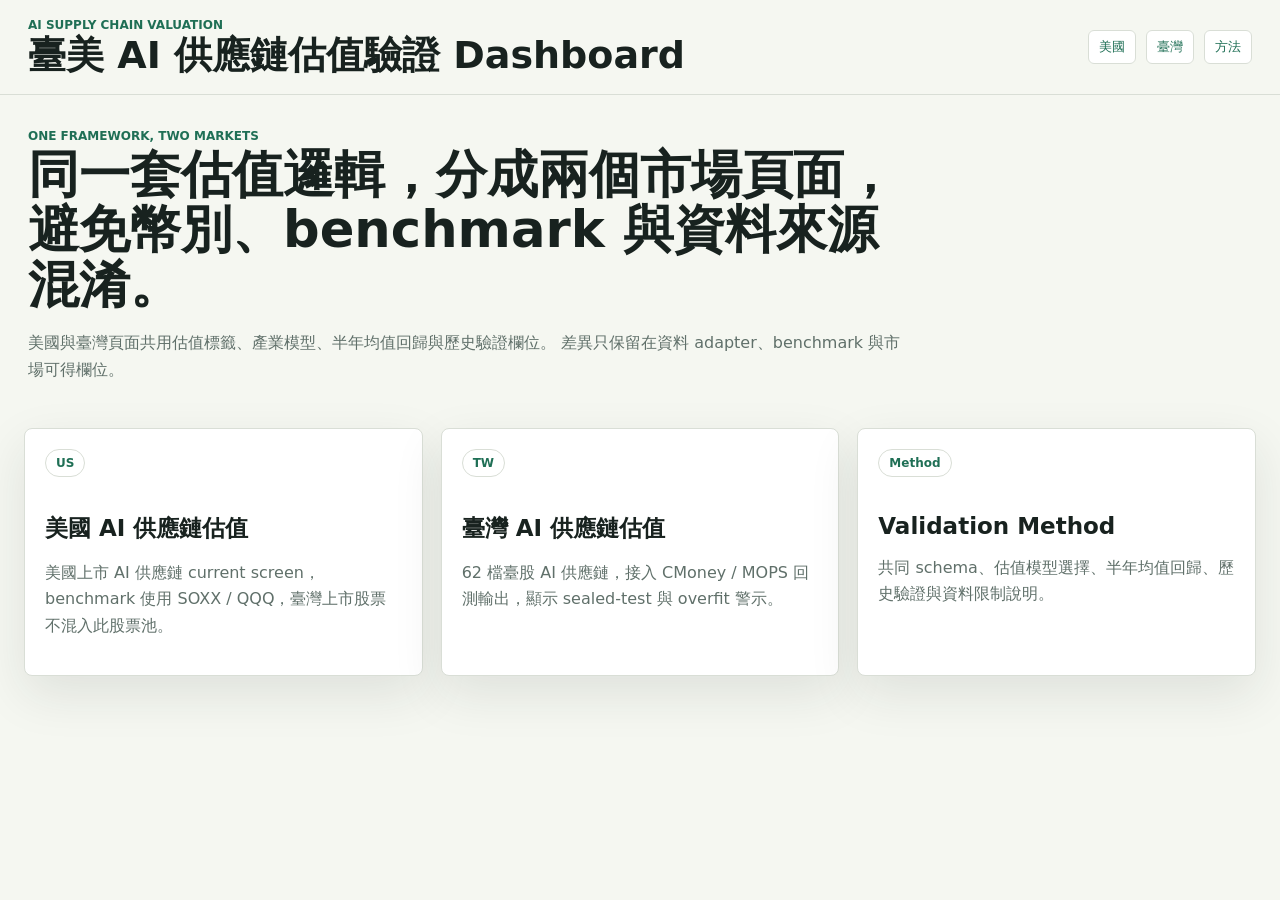
<file: index.html>
<!doctype html>
<html lang="zh-Hant">
  <head>
    <meta charset="utf-8" />
    <meta name="viewport" content="width=device-width, initial-scale=1" />
    <title>臺美 AI 供應鏈估值 Dashboard</title>
    <link rel="stylesheet" href="./styles.css" />
  </head>
  <body>
    <div class="app-shell">
      <header class="topbar">
        <div>
          <p class="eyebrow">AI Supply Chain Valuation</p>
          <h1>臺美 AI 供應鏈估值驗證 Dashboard</h1>
        </div>
        <nav class="source-block" aria-label="primary">
          <a href="./us.html">美國</a>
          <a href="./tw.html">臺灣</a>
          <a href="./method.html">方法</a>
        </nav>
      </header>

      <main class="home">
        <section class="home-intro">
          <p class="eyebrow">One framework, two markets</p>
          <h2>同一套估值邏輯，分成兩個市場頁面，避免幣別、benchmark 與資料來源混淆。</h2>
          <p>
            美國與臺灣頁面共用估值標籤、產業模型、半年均值回歸與歷史驗證欄位。
            差異只保留在資料 adapter、benchmark 與市場可得欄位。
          </p>
        </section>

        <section class="landing-grid">
          <a class="landing-card" href="./us.html">
            <span>US</span>
            <h2>美國 AI 供應鏈估值</h2>
            <p>美國上市 AI 供應鏈 current screen，benchmark 使用 SOXX / QQQ，臺灣上市股票不混入此股票池。</p>
          </a>
          <a class="landing-card" href="./tw.html">
            <span>TW</span>
            <h2>臺灣 AI 供應鏈估值</h2>
            <p>62 檔臺股 AI 供應鏈，接入 CMoney / MOPS 回測輸出，顯示 sealed-test 與 overfit 警示。</p>
          </a>
          <a class="landing-card" href="./method.html">
            <span>Method</span>
            <h2>Validation Method</h2>
            <p>共同 schema、估值模型選擇、半年均值回歸、歷史驗證與資料限制說明。</p>
          </a>
        </section>
      </main>
    </div>
  </body>
</html>
</file>
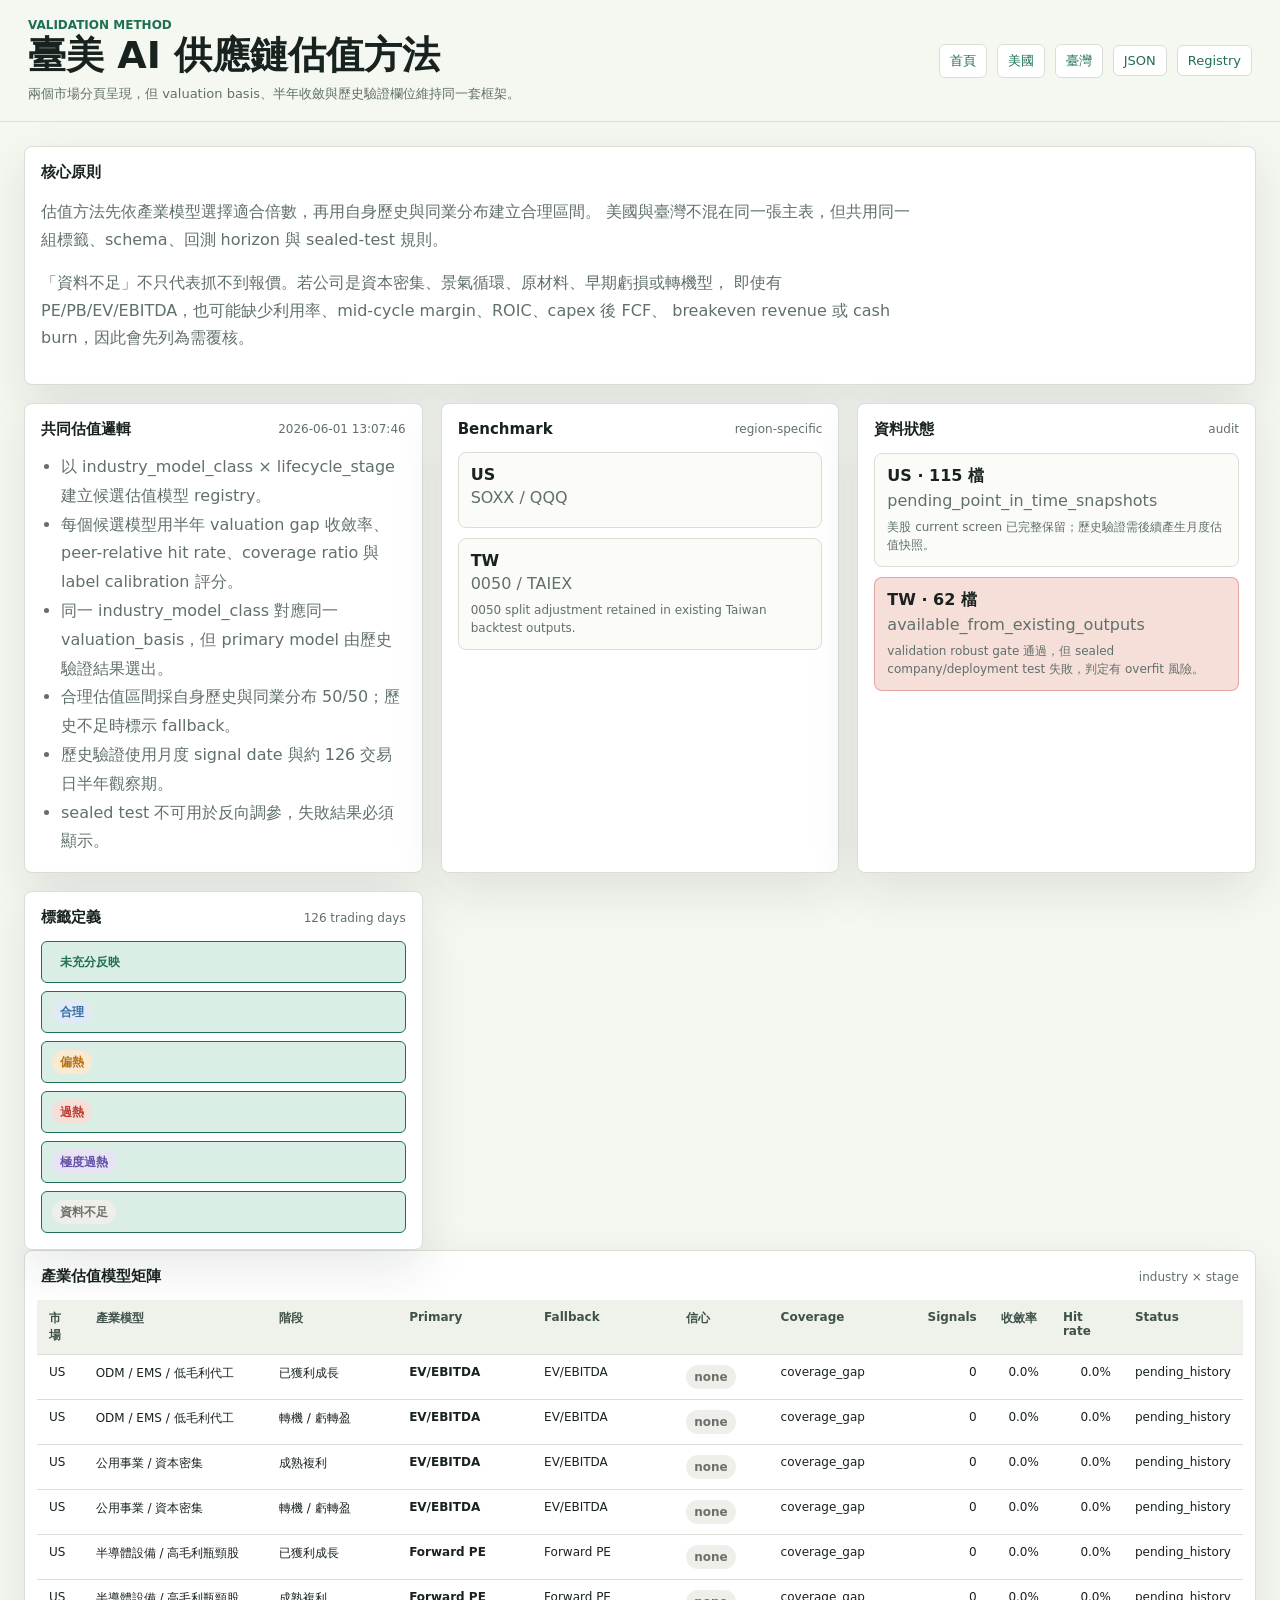
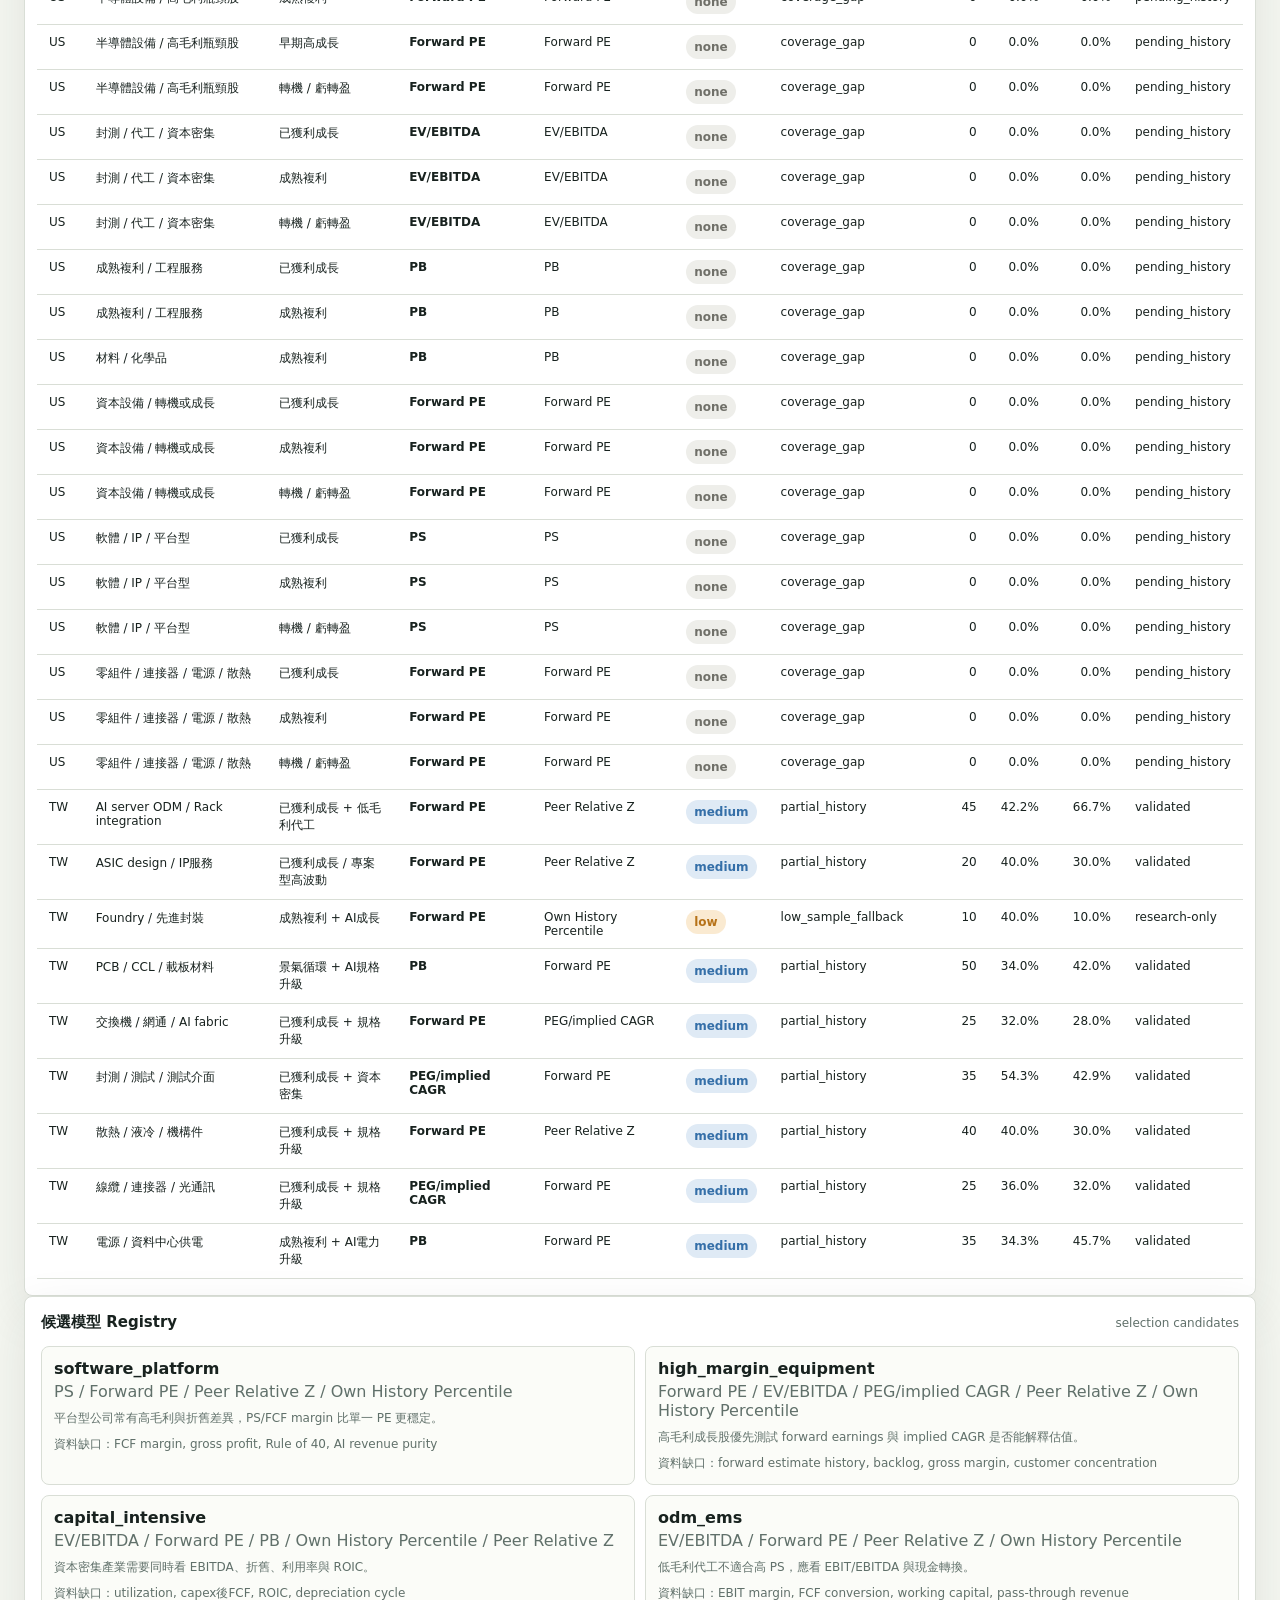
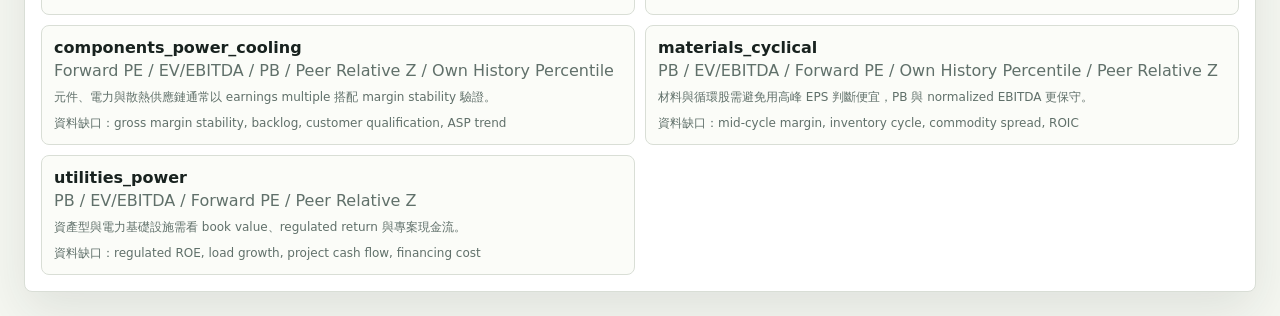
<file: method.html>
<!doctype html>
<html lang="zh-Hant">
  <head>
    <meta charset="utf-8" />
    <meta name="viewport" content="width=device-width, initial-scale=1" />
    <title>AI 供應鏈估值方法</title>
    <link rel="stylesheet" href="./styles.css" />
  </head>
  <body data-page="method">
    <div class="app-shell">
      <header class="topbar">
        <div>
          <p class="eyebrow">Validation Method</p>
          <h1>臺美 AI 供應鏈估值方法</h1>
          <p class="top-note">兩個市場分頁呈現，但 valuation basis、半年收斂與歷史驗證欄位維持同一套框架。</p>
        </div>
        <nav class="source-block" aria-label="primary">
          <a href="./index.html">首頁</a>
          <a href="./us.html">美國</a>
          <a href="./tw.html">臺灣</a>
          <a href="./data/method_audit.json">JSON</a>
          <a href="./data/valuation_model_registry.json">Registry</a>
        </nav>
      </header>

      <main class="method-page">
        <section class="panel method-lead">
          <h2>核心原則</h2>
          <p>
            估值方法先依產業模型選擇適合倍數，再用自身歷史與同業分布建立合理區間。
            美國與臺灣不混在同一張主表，但共用同一組標籤、schema、回測 horizon 與 sealed-test 規則。
          </p>
          <p>
            「資料不足」不只代表抓不到報價。若公司是資本密集、景氣循環、原材料、早期虧損或轉機型，
            即使有 PE/PB/EV/EBITDA，也可能缺少利用率、mid-cycle margin、ROIC、capex 後 FCF、
            breakeven revenue 或 cash burn，因此會先列為需覆核。
          </p>
        </section>
        <div id="methodAudit"></div>
      </main>
    </div>
    <script src="./app.js"></script>
  </body>
</html>
</file>
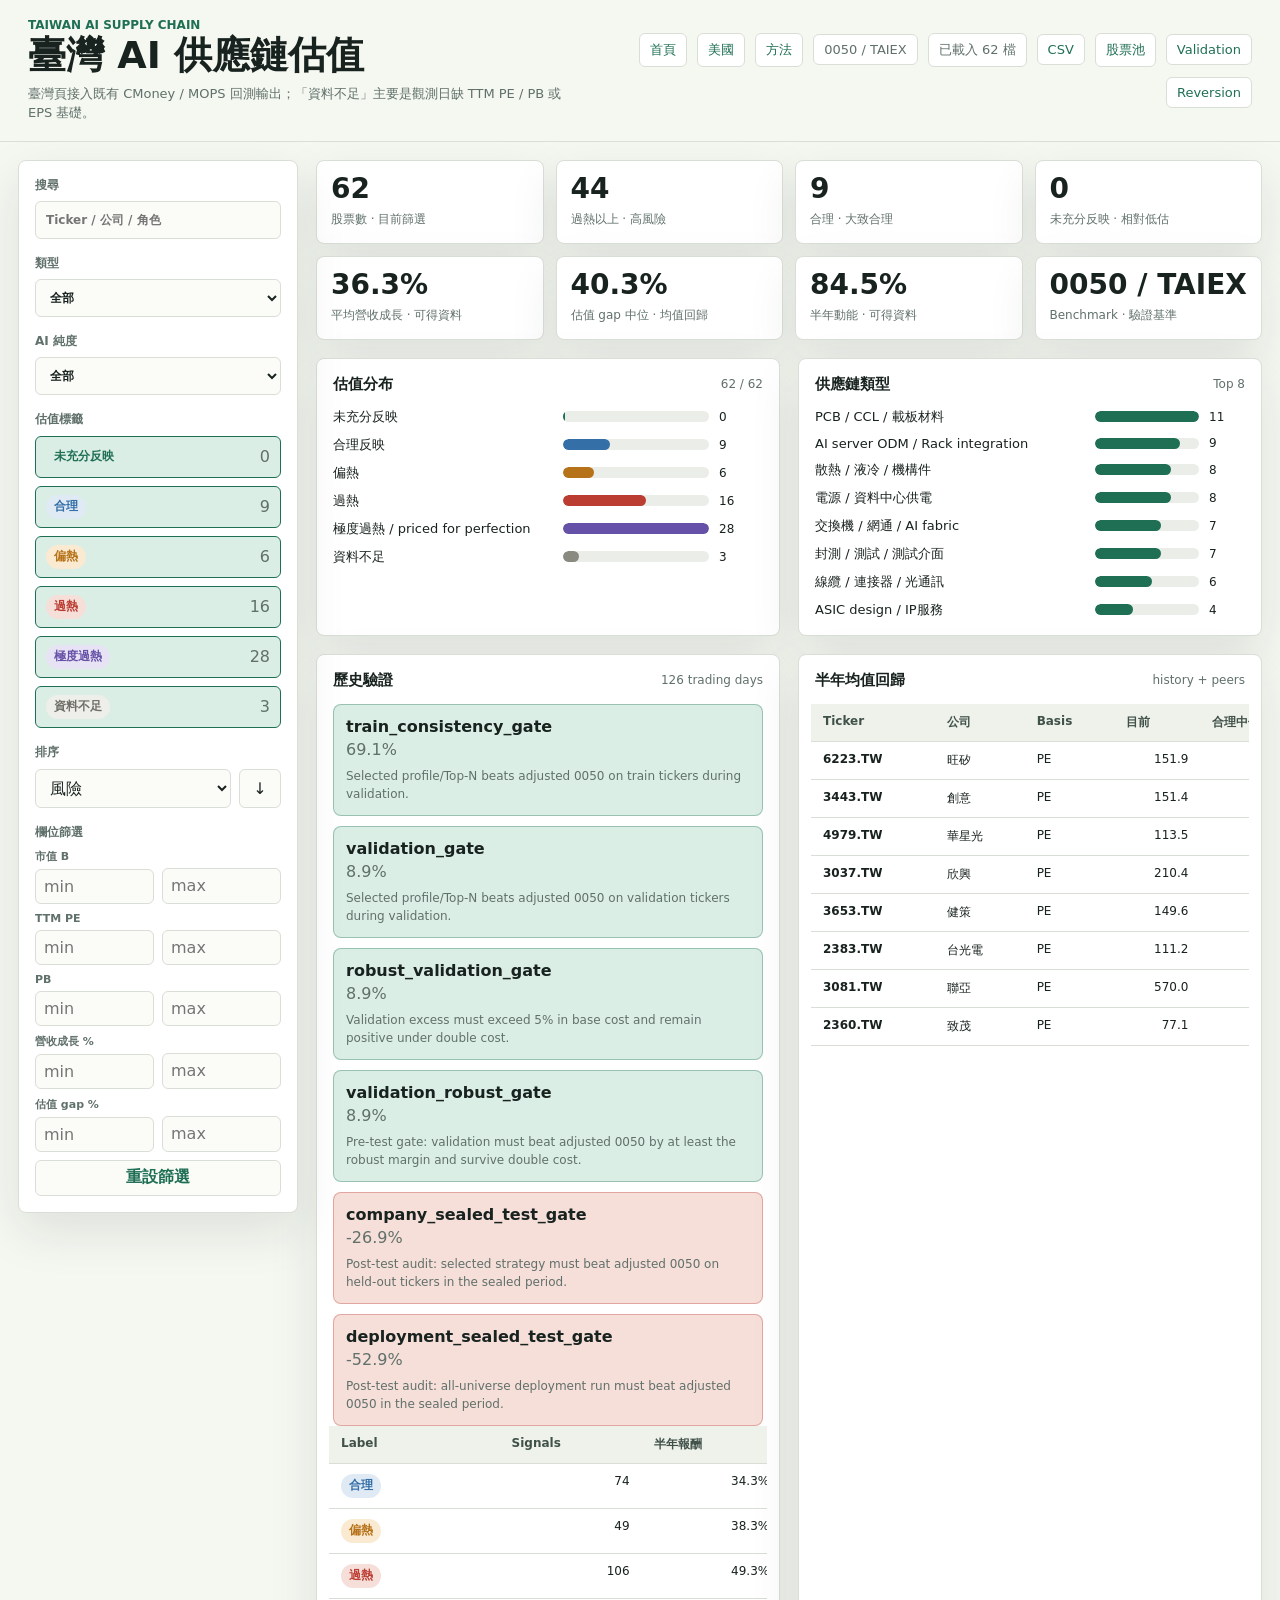
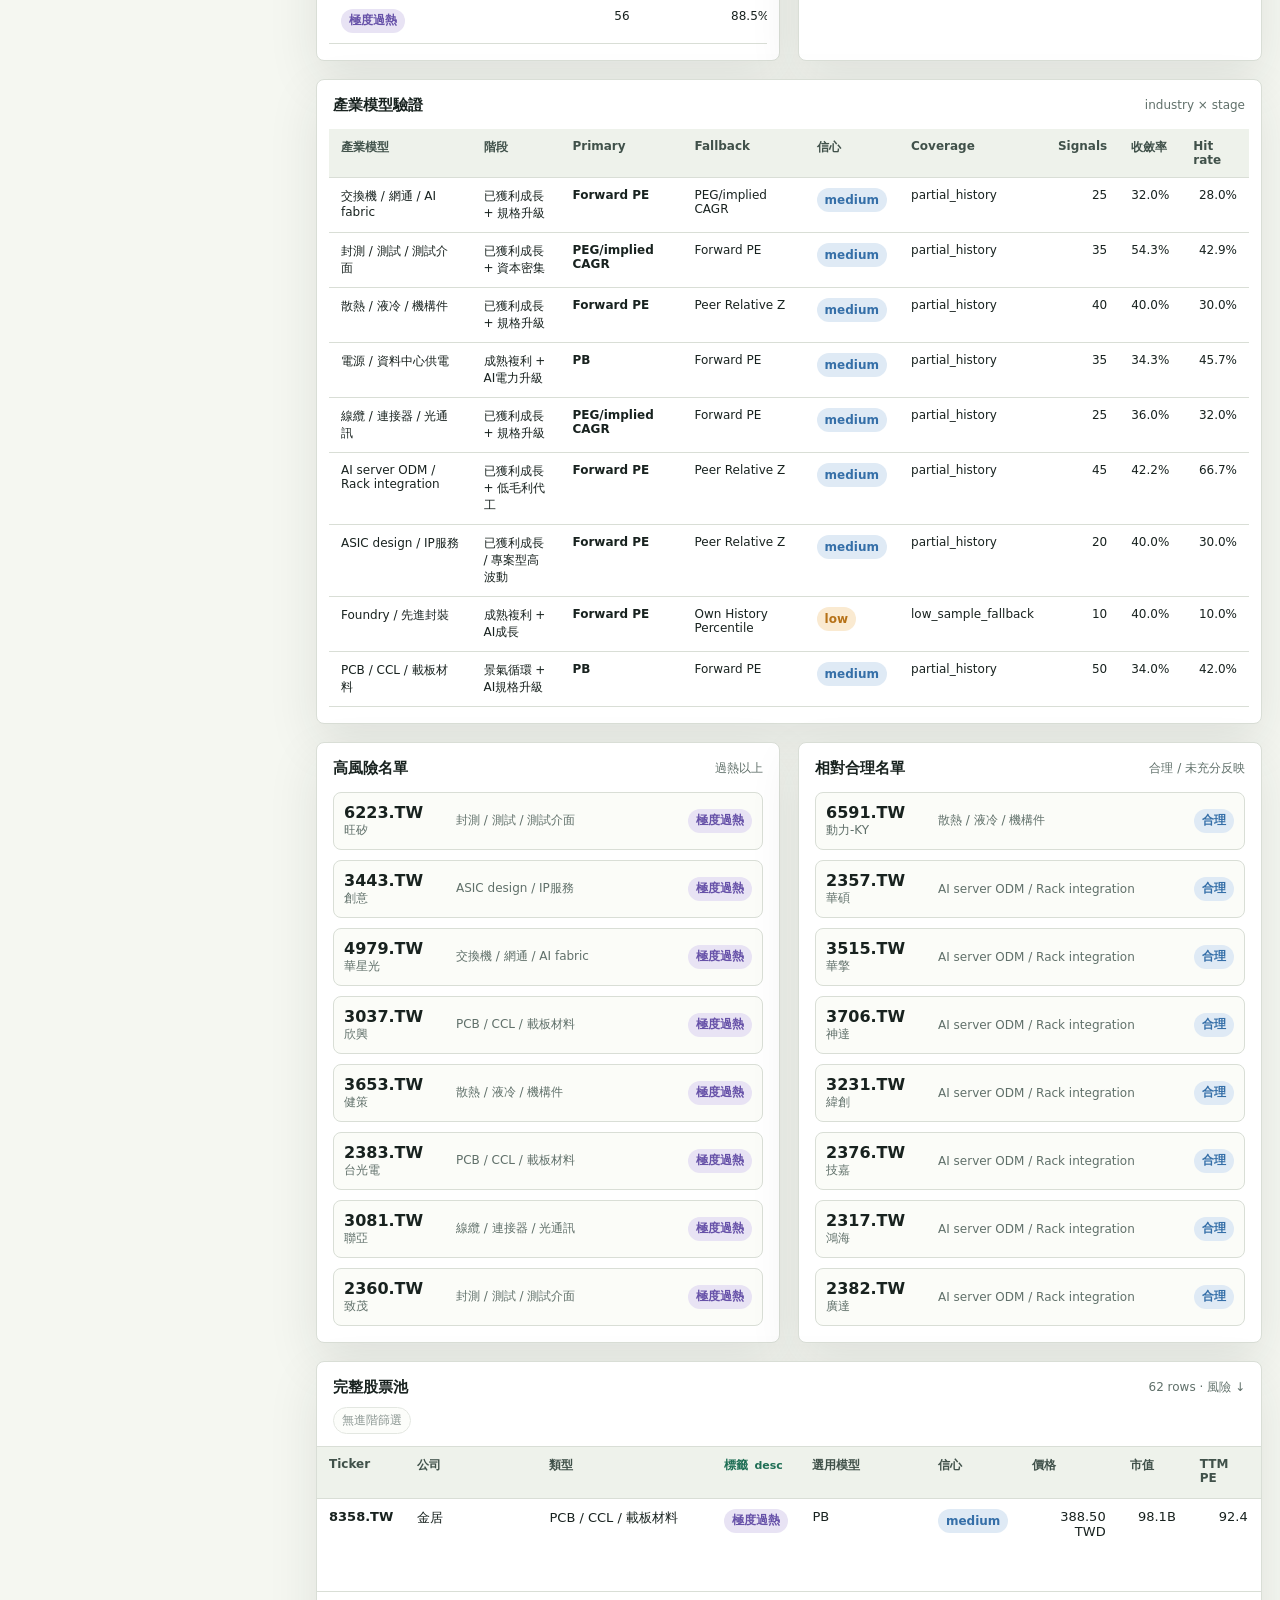
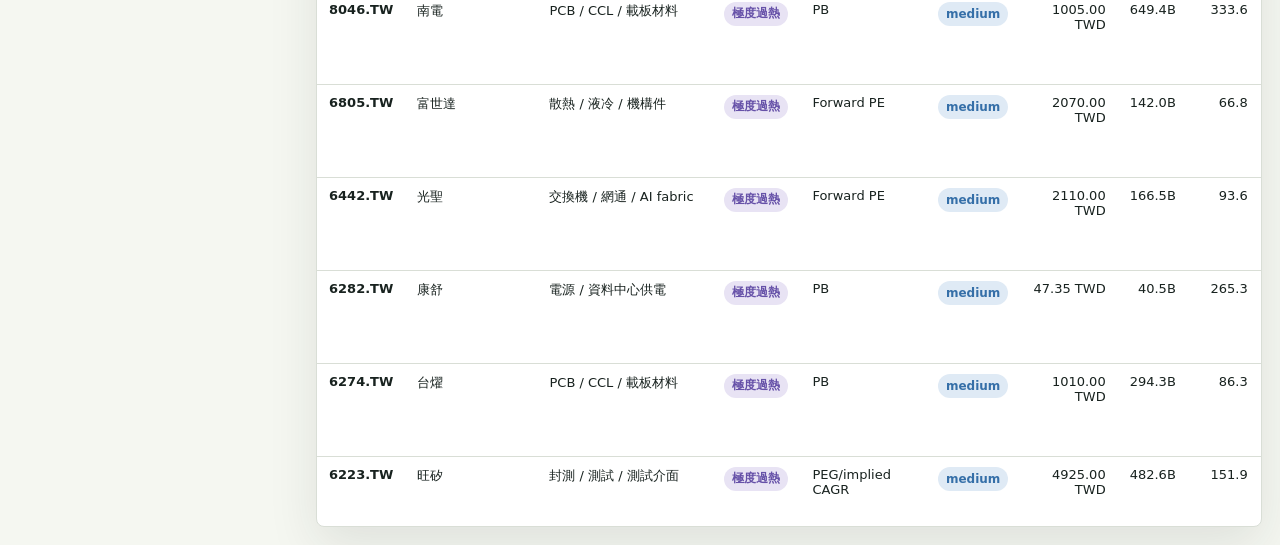
<file: tw.html>
<!doctype html>
<html lang="zh-Hant">
  <head>
    <meta charset="utf-8" />
    <meta name="viewport" content="width=device-width, initial-scale=1" />
    <title>臺灣 AI 供應鏈估值</title>
    <link rel="stylesheet" href="./styles.css" />
  </head>
  <body data-page="TW">
    <div class="app-shell">
      <header class="topbar">
        <div>
          <p class="eyebrow" id="pageEyebrow">Taiwan AI Supply Chain</p>
          <h1 id="pageTitle">臺灣 AI 供應鏈估值</h1>
          <p class="top-note" id="pageNote"></p>
        </div>
        <div class="source-block">
          <a href="./index.html">首頁</a>
          <a href="./us.html">美國</a>
          <a href="./method.html">方法</a>
          <span id="benchmark">0050 / TAIEX</span>
          <span id="dataStatus">載入中</span>
          <a id="csvLink" href="./data/tw_valuation_screen.csv">CSV</a>
          <a id="poolLink" href="./data/tw_stock_pool.md">股票池</a>
          <a id="validationLink" href="./data/tw_historical_validation.csv">Validation</a>
          <a id="reversionLink" href="./data/tw_mean_reversion_results.csv">Reversion</a>
        </div>
      </header>

      <main class="dashboard">
        <aside class="filters" aria-label="filters">
          <label class="field">
            <span>搜尋</span>
            <input id="searchInput" type="search" placeholder="Ticker / 公司 / 角色" autocomplete="off" />
          </label>
          <label class="field">
            <span>類型</span>
            <select id="categoryFilter"></select>
          </label>
          <label class="field">
            <span>AI 純度</span>
            <select id="purityFilter">
              <option value="">全部</option>
              <option value="高">高</option>
              <option value="中高">中高</option>
              <option value="中">中</option>
              <option value="低到中">低到中</option>
            </select>
          </label>
          <section class="filter-group" aria-label="valuation labels">
            <div class="filter-title">估值標籤</div>
            <div id="labelFilters" class="label-filters"></div>
          </section>
          <section class="filter-group">
            <div class="filter-title">排序</div>
            <div class="sort-row">
              <select id="sortSelect">
                <option value="severity">風險</option>
                <option value="ticker">Ticker</option>
                <option value="company">公司</option>
                <option value="marketCap">市值</option>
                <option value="trailingPE">Trailing PE</option>
                <option value="forwardPE">Forward PE</option>
                <option value="pb">PB</option>
                <option value="ps">PS</option>
                <option value="revenueGrowth">營收成長</option>
                <option value="valuation_gap_pct">估值 gap</option>
                <option value="six_month_return">半年報酬</option>
              </select>
              <button id="sortDir" type="button" title="切換排序方向">↓</button>
            </div>
          </section>
          <section class="filter-group">
            <div class="filter-title">欄位篩選</div>
            <div class="range-grid">
              <label class="mini-field"><span>市值 B</span><input data-range="marketCap" data-bound="min" type="number" inputmode="decimal" placeholder="min" /></label>
              <label class="mini-field"><span>&nbsp;</span><input data-range="marketCap" data-bound="max" type="number" inputmode="decimal" placeholder="max" /></label>
              <label class="mini-field"><span>TTM PE</span><input data-range="trailingPE" data-bound="min" type="number" inputmode="decimal" placeholder="min" /></label>
              <label class="mini-field"><span>&nbsp;</span><input data-range="trailingPE" data-bound="max" type="number" inputmode="decimal" placeholder="max" /></label>
              <label class="mini-field"><span>PB</span><input data-range="pb" data-bound="min" type="number" inputmode="decimal" placeholder="min" /></label>
              <label class="mini-field"><span>&nbsp;</span><input data-range="pb" data-bound="max" type="number" inputmode="decimal" placeholder="max" /></label>
              <label class="mini-field"><span>營收成長 %</span><input data-range="revenueGrowth" data-bound="min" type="number" inputmode="decimal" placeholder="min" /></label>
              <label class="mini-field"><span>&nbsp;</span><input data-range="revenueGrowth" data-bound="max" type="number" inputmode="decimal" placeholder="max" /></label>
              <label class="mini-field"><span>估值 gap %</span><input data-range="valuation_gap_pct" data-bound="min" type="number" inputmode="decimal" placeholder="min" /></label>
              <label class="mini-field"><span>&nbsp;</span><input data-range="valuation_gap_pct" data-bound="max" type="number" inputmode="decimal" placeholder="max" /></label>
            </div>
            <div class="filter-actions"><button id="clearFilters" type="button">重設篩選</button></div>
          </section>
        </aside>

        <section class="content">
          <section class="kpi-grid" id="kpiGrid"></section>
          <section class="analysis-grid">
            <div class="panel chart-panel"><div class="panel-head"><h2>估值分布</h2><span id="filteredCount"></span></div><div id="labelChart" class="bar-chart"></div></div>
            <div class="panel chart-panel"><div class="panel-head"><h2>供應鏈類型</h2><span>Top 8</span></div><div id="categoryChart" class="bar-chart compact"></div></div>
          </section>
          <section class="analysis-grid">
            <div class="panel"><div class="panel-head"><h2>歷史驗證</h2><span>126 trading days</span></div><div id="validationSummary"></div></div>
            <div class="panel"><div class="panel-head"><h2>半年均值回歸</h2><span>history + peers</span></div><div id="reversionSummary"></div></div>
          </section>
          <section class="panel">
            <div class="panel-head"><h2>產業模型驗證</h2><span>industry × stage</span></div>
            <div id="modelValidationSummary"></div>
          </section>
          <section class="split-grid">
            <div class="panel"><div class="panel-head"><h2>高風險名單</h2><span>過熱以上</span></div><div id="riskList" class="watch-list"></div></div>
            <div class="panel"><div class="panel-head"><h2>相對合理名單</h2><span>合理 / 未充分反映</span></div><div id="reasonableList" class="watch-list"></div></div>
          </section>
          <section class="panel table-panel">
            <div class="panel-head"><h2>完整股票池</h2><span id="tableMeta"></span></div>
            <div id="activeFilters" class="active-filters"></div>
            <div class="table-wrap">
              <table>
                <thead>
                  <tr>
                    <th><button class="sort-head" type="button" data-sort="ticker">Ticker</button></th>
                    <th><button class="sort-head" type="button" data-sort="company">公司</button></th>
                    <th><button class="sort-head" type="button" data-sort="category">類型</button></th>
                    <th><button class="sort-head" type="button" data-sort="valuation_label">標籤</button></th>
                    <th><button class="sort-head" type="button" data-sort="selected_model">選用模型</button></th>
                    <th><button class="sort-head" type="button" data-sort="model_confidence">信心</button></th>
                    <th><button class="sort-head" type="button" data-sort="price">價格</button></th>
                    <th><button class="sort-head" type="button" data-sort="marketCap">市值</button></th>
                    <th><button class="sort-head" type="button" data-sort="trailingPE">TTM PE</button></th>
                    <th><button class="sort-head" type="button" data-sort="forwardPE">Fwd PE</button></th>
                    <th><button class="sort-head" type="button" data-sort="evToEbitda">EV/EBITDA</button></th>
                    <th><button class="sort-head" type="button" data-sort="ps">PS</button></th>
                    <th><button class="sort-head" type="button" data-sort="pb">PB</button></th>
                    <th><button class="sort-head" type="button" data-sort="revenueGrowth">營收成長</button></th>
                    <th><button class="sort-head" type="button" data-sort="valuation_gap_pct">估值 gap</button></th>
                    <th><button class="sort-head" type="button" data-sort="six_month_return">半年報酬</button></th>
                    <th>判讀</th>
                  </tr>
                </thead>
                <tbody id="stockTable"></tbody>
              </table>
            </div>
          </section>
        </section>
      </main>
    </div>

    <dialog id="detailDialog">
      <form method="dialog"><button class="close-button" value="close" aria-label="close">×</button></form>
      <div id="detailContent"></div>
    </dialog>
    <script src="./app.js"></script>
  </body>
</html>
</file>
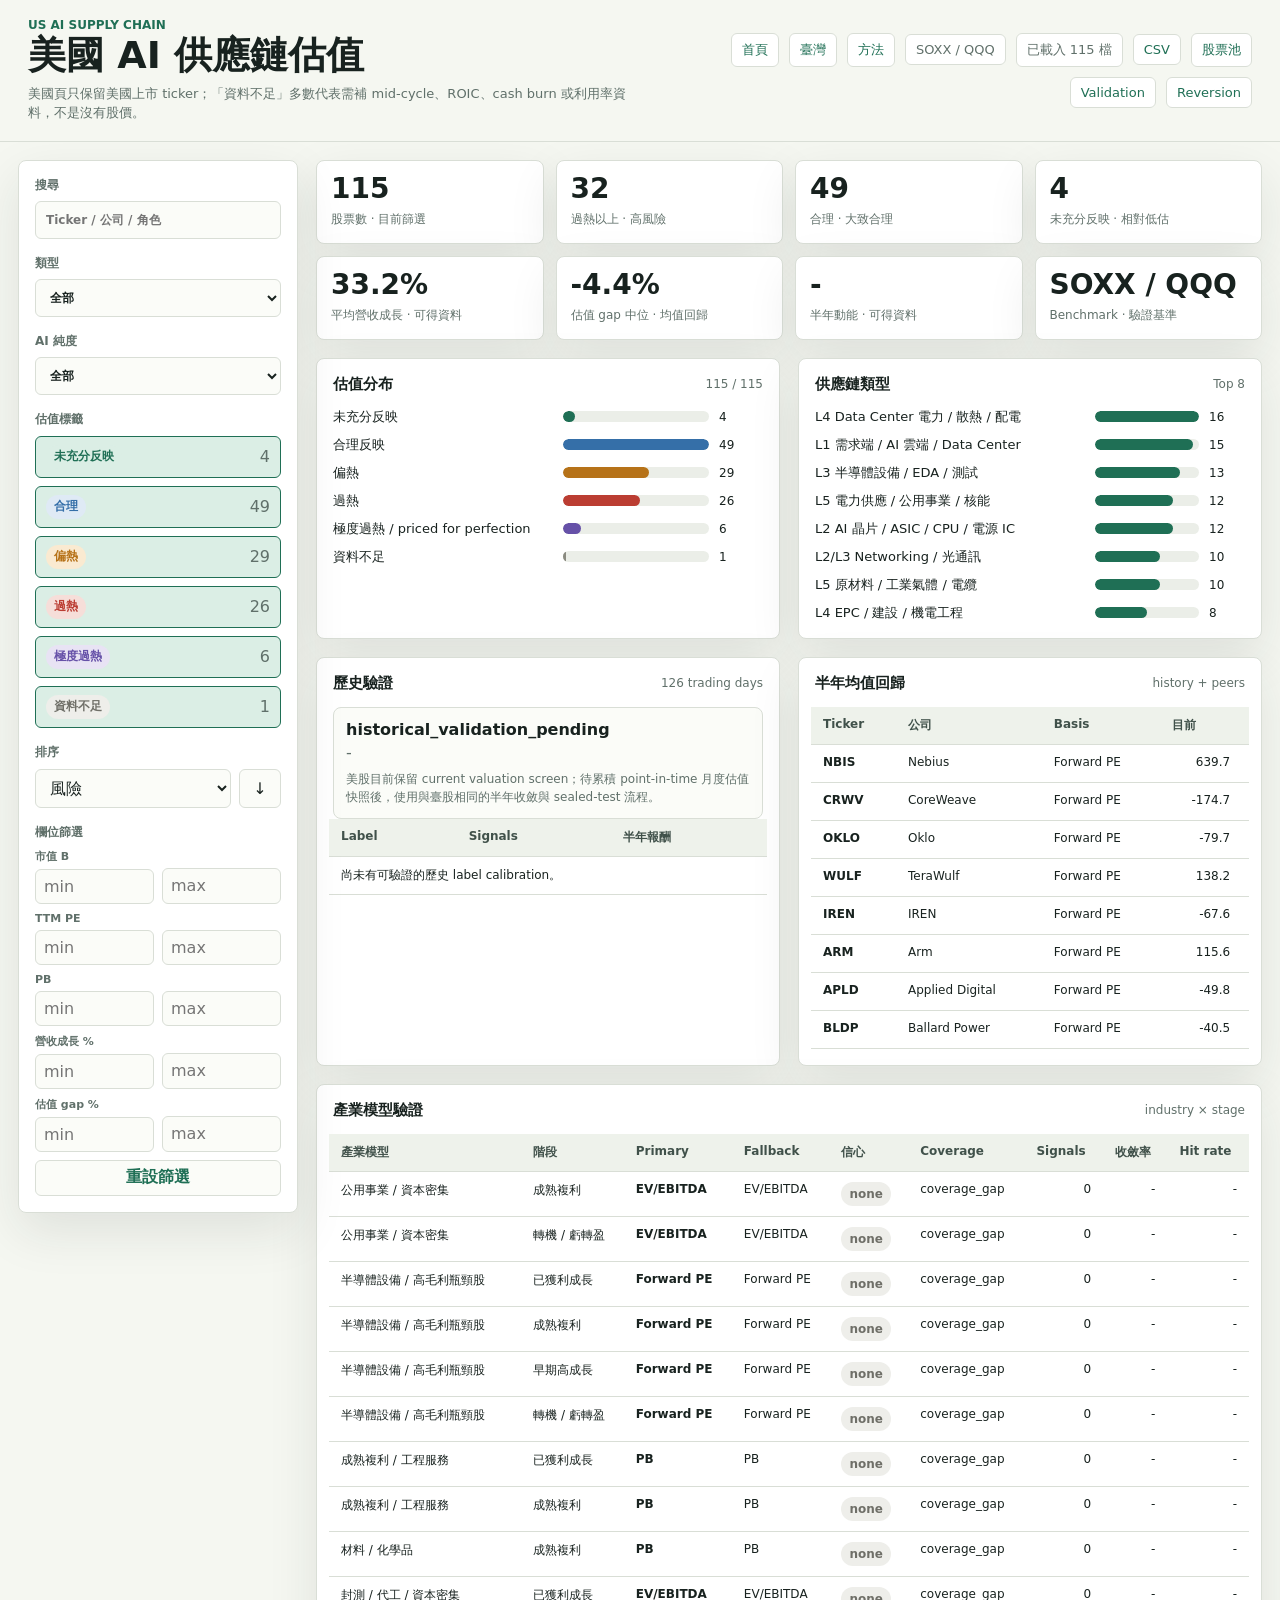
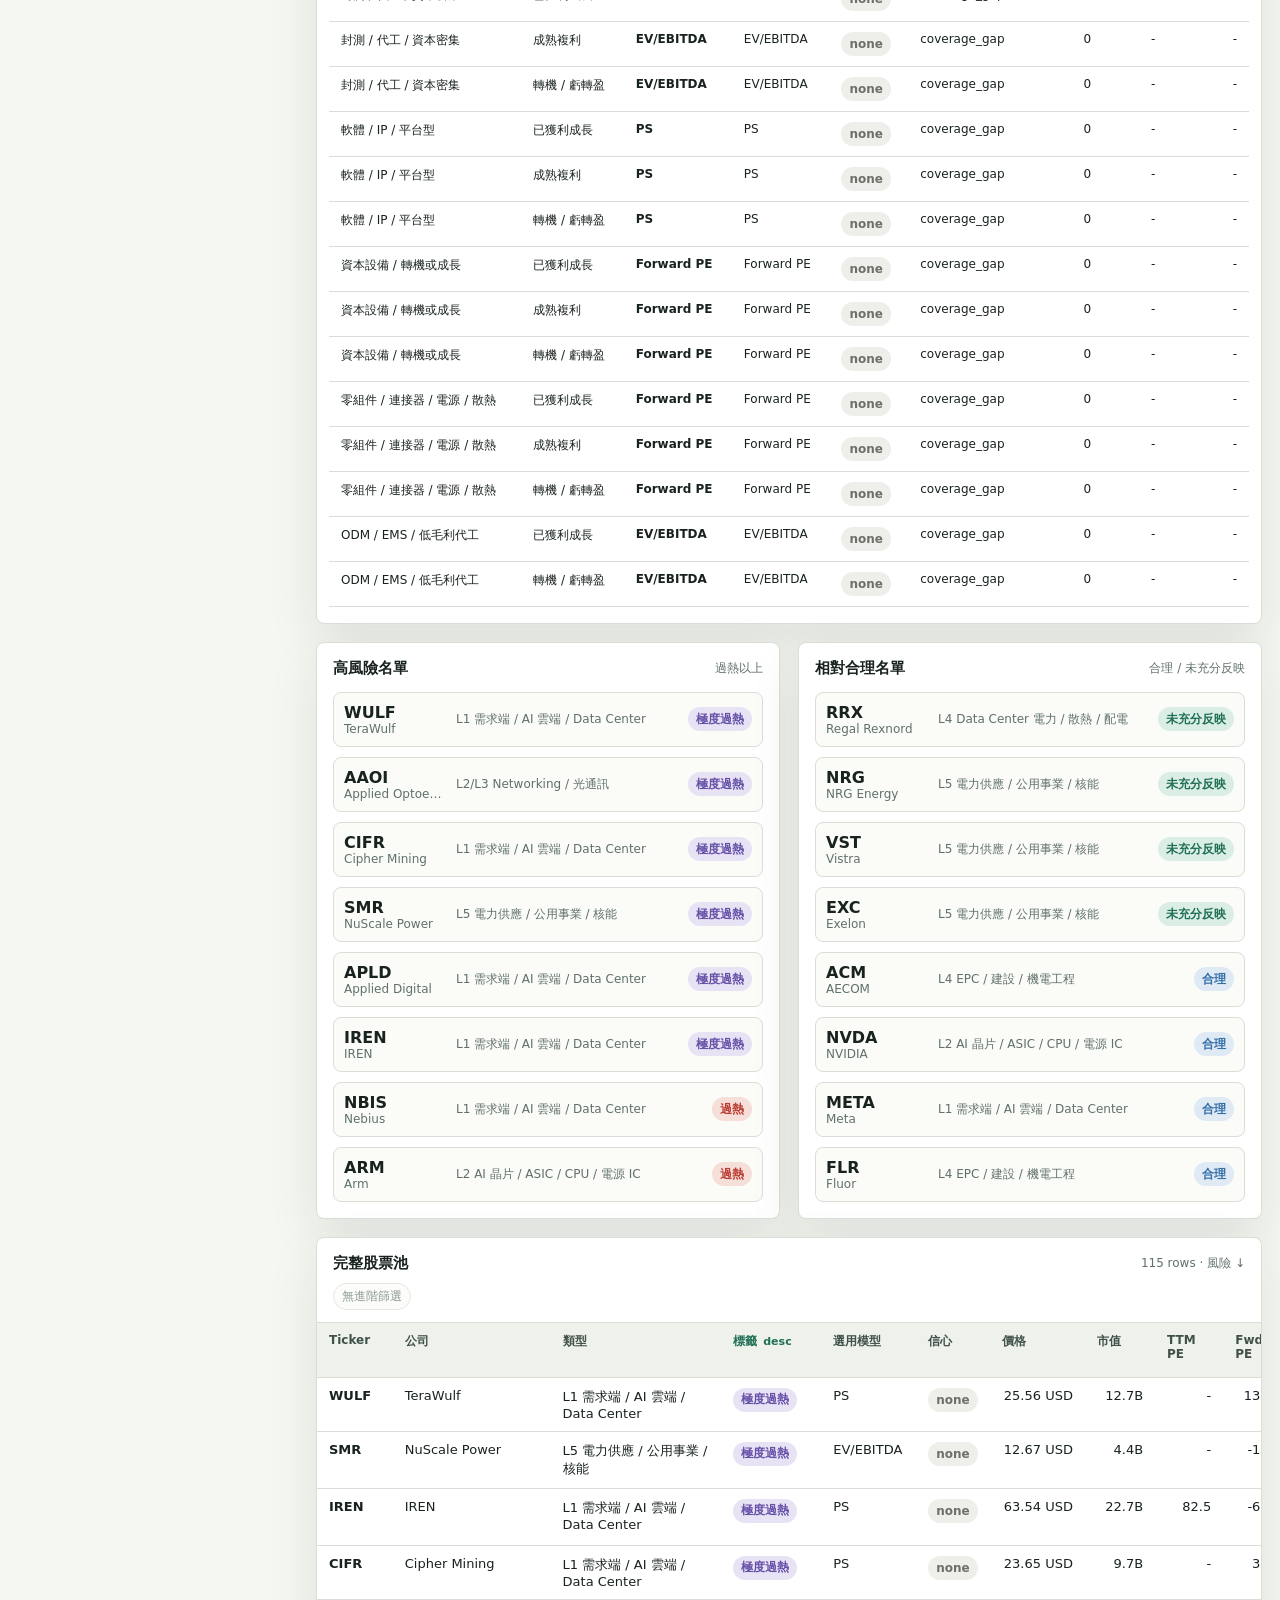
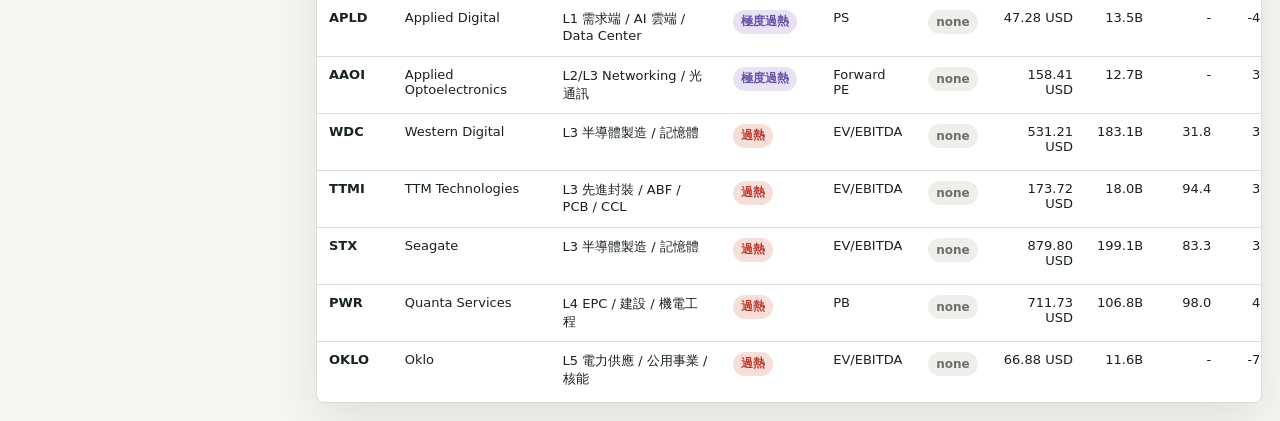
<file: us.html>
<!doctype html>
<html lang="zh-Hant">
  <head>
    <meta charset="utf-8" />
    <meta name="viewport" content="width=device-width, initial-scale=1" />
    <title>美國 AI 供應鏈估值</title>
    <link rel="stylesheet" href="./styles.css" />
  </head>
  <body data-page="US">
    <div class="app-shell">
      <header class="topbar">
        <div>
          <p class="eyebrow" id="pageEyebrow">US AI Supply Chain</p>
          <h1 id="pageTitle">美國 AI 供應鏈估值</h1>
          <p class="top-note" id="pageNote"></p>
        </div>
        <div class="source-block">
          <a href="./index.html">首頁</a>
          <a href="./tw.html">臺灣</a>
          <a href="./method.html">方法</a>
          <span id="benchmark">SOXX / QQQ</span>
          <span id="dataStatus">載入中</span>
          <a id="csvLink" href="./data/us_valuation_screen.csv">CSV</a>
          <a id="poolLink" href="./data/us_stock_pool.md">股票池</a>
          <a id="validationLink" href="./data/us_historical_validation.csv">Validation</a>
          <a id="reversionLink" href="./data/us_mean_reversion_results.csv">Reversion</a>
        </div>
      </header>

      <main class="dashboard">
        <aside class="filters" aria-label="filters">
          <label class="field">
            <span>搜尋</span>
            <input id="searchInput" type="search" placeholder="Ticker / 公司 / 角色" autocomplete="off" />
          </label>
          <label class="field">
            <span>類型</span>
            <select id="categoryFilter"></select>
          </label>
          <label class="field">
            <span>AI 純度</span>
            <select id="purityFilter">
              <option value="">全部</option>
              <option value="高">高</option>
              <option value="中高">中高</option>
              <option value="中">中</option>
              <option value="低到中">低到中</option>
            </select>
          </label>
          <section class="filter-group" aria-label="valuation labels">
            <div class="filter-title">估值標籤</div>
            <div id="labelFilters" class="label-filters"></div>
          </section>
          <section class="filter-group">
            <div class="filter-title">排序</div>
            <div class="sort-row">
              <select id="sortSelect">
                <option value="severity">風險</option>
                <option value="ticker">Ticker</option>
                <option value="company">公司</option>
                <option value="marketCap">市值</option>
                <option value="trailingPE">Trailing PE</option>
                <option value="forwardPE">Forward PE</option>
                <option value="pb">PB</option>
                <option value="ps">PS</option>
                <option value="revenueGrowth">營收成長</option>
                <option value="valuation_gap_pct">估值 gap</option>
                <option value="six_month_return">半年報酬</option>
              </select>
              <button id="sortDir" type="button" title="切換排序方向">↓</button>
            </div>
          </section>
          <section class="filter-group">
            <div class="filter-title">欄位篩選</div>
            <div class="range-grid">
              <label class="mini-field"><span>市值 B</span><input data-range="marketCap" data-bound="min" type="number" inputmode="decimal" placeholder="min" /></label>
              <label class="mini-field"><span>&nbsp;</span><input data-range="marketCap" data-bound="max" type="number" inputmode="decimal" placeholder="max" /></label>
              <label class="mini-field"><span>TTM PE</span><input data-range="trailingPE" data-bound="min" type="number" inputmode="decimal" placeholder="min" /></label>
              <label class="mini-field"><span>&nbsp;</span><input data-range="trailingPE" data-bound="max" type="number" inputmode="decimal" placeholder="max" /></label>
              <label class="mini-field"><span>PB</span><input data-range="pb" data-bound="min" type="number" inputmode="decimal" placeholder="min" /></label>
              <label class="mini-field"><span>&nbsp;</span><input data-range="pb" data-bound="max" type="number" inputmode="decimal" placeholder="max" /></label>
              <label class="mini-field"><span>營收成長 %</span><input data-range="revenueGrowth" data-bound="min" type="number" inputmode="decimal" placeholder="min" /></label>
              <label class="mini-field"><span>&nbsp;</span><input data-range="revenueGrowth" data-bound="max" type="number" inputmode="decimal" placeholder="max" /></label>
              <label class="mini-field"><span>估值 gap %</span><input data-range="valuation_gap_pct" data-bound="min" type="number" inputmode="decimal" placeholder="min" /></label>
              <label class="mini-field"><span>&nbsp;</span><input data-range="valuation_gap_pct" data-bound="max" type="number" inputmode="decimal" placeholder="max" /></label>
            </div>
            <div class="filter-actions"><button id="clearFilters" type="button">重設篩選</button></div>
          </section>
        </aside>

        <section class="content">
          <section class="kpi-grid" id="kpiGrid"></section>
          <section class="analysis-grid">
            <div class="panel chart-panel"><div class="panel-head"><h2>估值分布</h2><span id="filteredCount"></span></div><div id="labelChart" class="bar-chart"></div></div>
            <div class="panel chart-panel"><div class="panel-head"><h2>供應鏈類型</h2><span>Top 8</span></div><div id="categoryChart" class="bar-chart compact"></div></div>
          </section>
          <section class="analysis-grid">
            <div class="panel"><div class="panel-head"><h2>歷史驗證</h2><span>126 trading days</span></div><div id="validationSummary"></div></div>
            <div class="panel"><div class="panel-head"><h2>半年均值回歸</h2><span>history + peers</span></div><div id="reversionSummary"></div></div>
          </section>
          <section class="panel">
            <div class="panel-head"><h2>產業模型驗證</h2><span>industry × stage</span></div>
            <div id="modelValidationSummary"></div>
          </section>
          <section class="split-grid">
            <div class="panel"><div class="panel-head"><h2>高風險名單</h2><span>過熱以上</span></div><div id="riskList" class="watch-list"></div></div>
            <div class="panel"><div class="panel-head"><h2>相對合理名單</h2><span>合理 / 未充分反映</span></div><div id="reasonableList" class="watch-list"></div></div>
          </section>
          <section class="panel table-panel">
            <div class="panel-head"><h2>完整股票池</h2><span id="tableMeta"></span></div>
            <div id="activeFilters" class="active-filters"></div>
            <div class="table-wrap">
              <table>
                <thead>
                  <tr>
                    <th><button class="sort-head" type="button" data-sort="ticker">Ticker</button></th>
                    <th><button class="sort-head" type="button" data-sort="company">公司</button></th>
                    <th><button class="sort-head" type="button" data-sort="category">類型</button></th>
                    <th><button class="sort-head" type="button" data-sort="valuation_label">標籤</button></th>
                    <th><button class="sort-head" type="button" data-sort="selected_model">選用模型</button></th>
                    <th><button class="sort-head" type="button" data-sort="model_confidence">信心</button></th>
                    <th><button class="sort-head" type="button" data-sort="price">價格</button></th>
                    <th><button class="sort-head" type="button" data-sort="marketCap">市值</button></th>
                    <th><button class="sort-head" type="button" data-sort="trailingPE">TTM PE</button></th>
                    <th><button class="sort-head" type="button" data-sort="forwardPE">Fwd PE</button></th>
                    <th><button class="sort-head" type="button" data-sort="evToEbitda">EV/EBITDA</button></th>
                    <th><button class="sort-head" type="button" data-sort="ps">PS</button></th>
                    <th><button class="sort-head" type="button" data-sort="pb">PB</button></th>
                    <th><button class="sort-head" type="button" data-sort="revenueGrowth">營收成長</button></th>
                    <th><button class="sort-head" type="button" data-sort="valuation_gap_pct">估值 gap</button></th>
                    <th><button class="sort-head" type="button" data-sort="six_month_return">半年報酬</button></th>
                    <th>判讀</th>
                  </tr>
                </thead>
                <tbody id="stockTable"></tbody>
              </table>
            </div>
          </section>
        </section>
      </main>
    </div>

    <dialog id="detailDialog">
      <form method="dialog"><button class="close-button" value="close" aria-label="close">×</button></form>
      <div id="detailContent"></div>
    </dialog>
    <script src="./app.js"></script>
  </body>
</html>
</file>
<file: styles.css>
:root {
  --ink: #18221f;
  --muted: #60706a;
  --line: #d9ded6;
  --surface: #ffffff;
  --base: #f5f7f1;
  --green: #1f6f55;
  --green-soft: #dbeee5;
  --amber: #b67218;
  --amber-soft: #faead1;
  --red: #bb3d32;
  --red-soft: #f6ded9;
  --blue: #356fa8;
  --blue-soft: #dfeaf5;
  --violet: #6651a8;
  --violet-soft: #e8e3f4;
  --shadow: 0 18px 50px rgba(28, 42, 36, 0.1);
}

* {
  box-sizing: border-box;
}

body {
  margin: 0;
  background: var(--base);
  color: var(--ink);
  font-family:
    Inter, ui-sans-serif, system-ui, -apple-system, BlinkMacSystemFont, "Segoe UI",
    "Noto Sans TC", sans-serif;
  letter-spacing: 0;
}

button,
input,
select {
  font: inherit;
}

a {
  color: var(--green);
  text-decoration: none;
}

.app-shell {
  min-height: 100vh;
}

.topbar {
  position: sticky;
  top: 0;
  z-index: 10;
  display: flex;
  align-items: center;
  justify-content: space-between;
  gap: 24px;
  padding: 18px 28px;
  border-bottom: 1px solid var(--line);
  background: rgba(245, 247, 241, 0.94);
  backdrop-filter: blur(12px);
}

.eyebrow {
  margin: 0 0 4px;
  color: var(--green);
  font-size: 12px;
  font-weight: 700;
  text-transform: uppercase;
}

h1,
h2 {
  margin: 0;
  letter-spacing: 0;
}

h1 {
  font-size: clamp(24px, 3vw, 38px);
  line-height: 1.05;
}

h2 {
  font-size: 15px;
}

.source-block {
  display: flex;
  align-items: center;
  gap: 10px;
  flex-wrap: wrap;
  justify-content: flex-end;
  color: var(--muted);
  font-size: 13px;
}

.source-block a,
.source-block span {
  padding: 7px 10px;
  border: 1px solid var(--line);
  border-radius: 6px;
  background: var(--surface);
}

.top-note {
  max-width: 760px;
  margin: 8px 0 0;
  color: var(--muted);
  font-size: 13px;
  line-height: 1.5;
}

.home,
.method-page {
  display: grid;
  gap: 18px;
  padding: 24px;
}

.home-intro {
  max-width: 980px;
  padding: 10px 4px;
}

.home-intro h2 {
  max-width: 900px;
  font-size: clamp(28px, 4vw, 54px);
  line-height: 1.08;
}

.home-intro p:not(.eyebrow),
.method-lead p {
  max-width: 880px;
  color: var(--muted);
  line-height: 1.72;
}

.landing-grid,
.method-grid {
  display: grid;
  grid-template-columns: repeat(3, minmax(0, 1fr));
  gap: 18px;
}

.landing-card {
  min-height: 220px;
  border: 1px solid var(--line);
  border-radius: 8px;
  background: var(--surface);
  box-shadow: var(--shadow);
  padding: 20px;
  color: var(--ink);
}

.landing-card span {
  display: inline-flex;
  min-height: 28px;
  align-items: center;
  border: 1px solid var(--line);
  border-radius: 999px;
  padding: 4px 10px;
  color: var(--green);
  font-size: 12px;
  font-weight: 800;
}

.landing-card h2 {
  margin-top: 36px;
  font-size: 23px;
}

.landing-card p {
  color: var(--muted);
  line-height: 1.65;
}

.dashboard {
  display: grid;
  grid-template-columns: 280px minmax(0, 1fr);
  gap: 18px;
  padding: 18px;
}

.filters,
.panel,
.kpi {
  border: 1px solid var(--line);
  border-radius: 8px;
  background: var(--surface);
  box-shadow: var(--shadow);
}

.filters {
  position: sticky;
  top: 92px;
  align-self: start;
  display: grid;
  gap: 16px;
  padding: 16px;
}

.field {
  display: grid;
  gap: 7px;
  color: var(--muted);
  font-size: 12px;
  font-weight: 700;
}

input,
select {
  width: 100%;
  min-height: 38px;
  border: 1px solid var(--line);
  border-radius: 6px;
  background: #fbfcf8;
  color: var(--ink);
  padding: 8px 10px;
  outline: none;
}

input:focus,
select:focus,
button:focus-visible {
  border-color: var(--green);
  box-shadow: 0 0 0 3px rgba(31, 111, 85, 0.14);
}

.filter-group {
  display: grid;
  gap: 8px;
}

.filter-title {
  color: var(--muted);
  font-size: 12px;
  font-weight: 700;
}

.label-filters {
  display: grid;
  gap: 8px;
}

.label-toggle {
  display: flex;
  align-items: center;
  justify-content: space-between;
  gap: 10px;
  min-height: 36px;
  border: 1px solid var(--line);
  border-radius: 6px;
  background: #fbfcf8;
  color: var(--ink);
  padding: 8px 10px;
  cursor: pointer;
}

.label-toggle.active {
  border-color: var(--green);
  background: var(--green-soft);
}

.label-toggle .count {
  color: var(--muted);
  font-variant-numeric: tabular-nums;
}

.sort-row {
  display: grid;
  grid-template-columns: 1fr 42px;
  gap: 8px;
}

.sort-row button,
.filter-actions button,
.close-button {
  border: 1px solid var(--line);
  border-radius: 6px;
  background: #fbfcf8;
  color: var(--ink);
  cursor: pointer;
}

.range-grid {
  display: grid;
  grid-template-columns: repeat(2, minmax(0, 1fr));
  gap: 8px;
}

.mini-field {
  display: grid;
  gap: 5px;
}

.mini-field span {
  color: var(--muted);
  font-size: 11px;
  font-weight: 700;
}

.mini-field input {
  min-height: 34px;
  padding: 7px 8px;
}

.filter-actions {
  display: grid;
}

.filter-actions button {
  min-height: 36px;
  color: var(--green);
  font-weight: 700;
}

.content {
  min-width: 0;
  display: grid;
  gap: 18px;
}

.kpi-grid {
  display: grid;
  grid-template-columns: repeat(4, minmax(130px, 1fr));
  gap: 12px;
}

.kpi {
  min-height: 84px;
  padding: 14px;
}

.kpi .value {
  display: block;
  font-size: 28px;
  font-weight: 800;
  line-height: 1;
}

.kpi .label {
  display: block;
  margin-top: 8px;
  color: var(--muted);
  font-size: 12px;
}

.analysis-grid,
.split-grid {
  display: grid;
  grid-template-columns: repeat(2, minmax(0, 1fr));
  gap: 18px;
}

.panel {
  min-width: 0;
  padding: 16px;
}

.panel-head {
  display: flex;
  align-items: center;
  justify-content: space-between;
  gap: 12px;
  margin-bottom: 14px;
}

.panel-head span {
  color: var(--muted);
  font-size: 12px;
}

.bar-chart {
  display: grid;
  gap: 10px;
}

.bar-row {
  display: grid;
  grid-template-columns: minmax(140px, 220px) 1fr 44px;
  align-items: center;
  gap: 10px;
  font-size: 13px;
}

.bar-label {
  overflow: hidden;
  text-overflow: ellipsis;
  white-space: nowrap;
}

.bar-track {
  height: 11px;
  overflow: hidden;
  border-radius: 999px;
  background: #ebeee8;
}

.bar-fill {
  height: 100%;
  min-width: 2px;
  border-radius: inherit;
  background: var(--green);
}

.bar-fill.fair {
  background: var(--blue);
}

.bar-fill.warm {
  background: var(--amber);
}

.bar-fill.hot {
  background: var(--red);
}

.bar-fill.extreme {
  background: var(--violet);
}

.bar-fill.missing {
  background: #8a8a80;
}

.compact .bar-row {
  grid-template-columns: minmax(150px, 270px) 1fr 36px;
}

.watch-list {
  display: grid;
  gap: 10px;
}

.watch-item {
  display: grid;
  grid-template-columns: minmax(72px, 100px) 1fr auto;
  align-items: center;
  gap: 12px;
  min-height: 54px;
  border: 1px solid var(--line);
  border-radius: 8px;
  background: #fbfcf8;
  padding: 10px;
  cursor: pointer;
}

.ticker {
  font-weight: 800;
}

.company {
  color: var(--muted);
  font-size: 12px;
  overflow: hidden;
  text-overflow: ellipsis;
  white-space: nowrap;
}

.metric {
  color: var(--ink);
  font-size: 12px;
  font-variant-numeric: tabular-nums;
}

.tag {
  display: inline-flex;
  align-items: center;
  min-height: 24px;
  padding: 3px 8px;
  border-radius: 999px;
  font-size: 12px;
  font-weight: 700;
  white-space: nowrap;
}

.tag.cool {
  background: var(--green-soft);
  color: var(--green);
}

.tag.fair {
  background: var(--blue-soft);
  color: var(--blue);
}

.tag.warm {
  background: var(--amber-soft);
  color: var(--amber);
}

.tag.hot {
  background: var(--red-soft);
  color: var(--red);
}

.tag.extreme {
  background: var(--violet-soft);
  color: var(--violet);
}

.tag.missing {
  background: #eeeeea;
  color: #6f6f68;
}

.table-panel {
  padding-bottom: 0;
}

.active-filters {
  display: flex;
  flex-wrap: wrap;
  gap: 8px;
  margin: -4px 0 12px;
}

.filter-chip {
  display: inline-flex;
  align-items: center;
  min-height: 26px;
  padding: 4px 8px;
  border: 1px solid var(--line);
  border-radius: 999px;
  background: #fbfcf8;
  color: var(--muted);
  font-size: 12px;
}

.filter-chip.muted {
  opacity: 0.72;
}

.table-wrap {
  overflow: auto;
  max-height: 680px;
  margin: 0 -16px;
  border-top: 1px solid var(--line);
}

table {
  width: 100%;
  min-width: 1640px;
  border-collapse: collapse;
  font-size: 13px;
}

.mini-table {
  overflow: auto;
  margin: 0 -4px;
}

.mini-table table {
  min-width: 720px;
  font-size: 12px;
}

.summary-list {
  display: grid;
  gap: 10px;
}

.summary-item {
  border: 1px solid var(--line);
  border-radius: 8px;
  background: #fbfcf8;
  padding: 12px;
}

.summary-item.ok {
  border-color: rgba(31, 111, 85, 0.35);
  background: var(--green-soft);
}

.summary-item.danger {
  border-color: rgba(187, 61, 50, 0.35);
  background: var(--red-soft);
}

.summary-item strong,
.summary-item span {
  display: block;
}

.summary-item span {
  margin-top: 4px;
  color: var(--muted);
  font-variant-numeric: tabular-nums;
}

.summary-item p {
  margin: 8px 0 0;
  color: var(--muted);
  font-size: 12px;
  line-height: 1.5;
}

.method-list {
  margin: 0;
  padding-left: 20px;
  color: var(--muted);
  line-height: 1.8;
}

.matrix-panel {
  overflow: hidden;
}

.registry-list {
  grid-template-columns: repeat(2, minmax(0, 1fr));
}

.static-labels .label-toggle {
  justify-content: flex-start;
  cursor: default;
}

th,
td {
  border-bottom: 1px solid var(--line);
  padding: 10px 12px;
  text-align: left;
  vertical-align: top;
}

th {
  position: sticky;
  top: 0;
  z-index: 1;
  background: #eef2eb;
  color: #40514a;
  font-size: 12px;
}

.sort-head {
  width: 100%;
  border: 0;
  background: transparent;
  color: inherit;
  font: inherit;
  font-weight: 700;
  text-align: left;
  padding: 0;
  cursor: pointer;
}

.sort-head.sorted {
  color: var(--green);
}

.sort-head.sorted::after {
  content: attr(data-direction);
  margin-left: 6px;
  font-size: 11px;
}

td.numeric,
th.numeric {
  text-align: right;
  font-variant-numeric: tabular-nums;
}

tr:hover td {
  background: #faf7ef;
}

.read-cell {
  max-width: 320px;
  color: var(--muted);
}

dialog {
  width: min(780px, calc(100vw - 32px));
  border: 1px solid var(--line);
  border-radius: 8px;
  box-shadow: var(--shadow);
  padding: 0;
}

dialog::backdrop {
  background: rgba(20, 26, 22, 0.3);
}

.close-button {
  position: absolute;
  top: 12px;
  right: 12px;
  width: 34px;
  height: 34px;
  font-size: 24px;
  line-height: 1;
}

.detail {
  padding: 24px;
}

.detail h2 {
  margin-right: 42px;
  font-size: 24px;
}

.detail-grid {
  display: grid;
  grid-template-columns: repeat(3, minmax(0, 1fr));
  gap: 10px;
  margin: 18px 0;
}

.detail-stat {
  border: 1px solid var(--line);
  border-radius: 8px;
  padding: 12px;
  background: #fbfcf8;
}

.detail-stat span {
  display: block;
  color: var(--muted);
  font-size: 12px;
}

.detail-stat strong {
  display: block;
  margin-top: 5px;
  font-size: 18px;
}

.detail p {
  color: var(--muted);
  line-height: 1.65;
}

@media (max-width: 1100px) {
  .dashboard {
    grid-template-columns: 1fr;
  }

  .filters {
    position: static;
    grid-template-columns: repeat(2, minmax(0, 1fr));
  }

  .filter-group {
    grid-column: span 2;
  }

  .kpi-grid {
    grid-template-columns: repeat(2, minmax(0, 1fr));
  }

  .landing-grid,
  .method-grid,
  .registry-list {
    grid-template-columns: 1fr;
  }
}

@media (max-width: 760px) {
  .topbar,
  .analysis-grid,
  .split-grid,
  .filters,
  .detail-grid {
    grid-template-columns: 1fr;
  }

  .topbar {
    display: grid;
    padding: 16px;
  }

  .source-block {
    justify-content: flex-start;
  }

  .dashboard {
    padding: 12px;
  }

  .filter-group {
    grid-column: auto;
  }

  .kpi-grid {
    grid-template-columns: repeat(2, minmax(0, 1fr));
  }

  .bar-row {
    grid-template-columns: minmax(110px, 1fr) 1fr 34px;
  }
}
</file>
